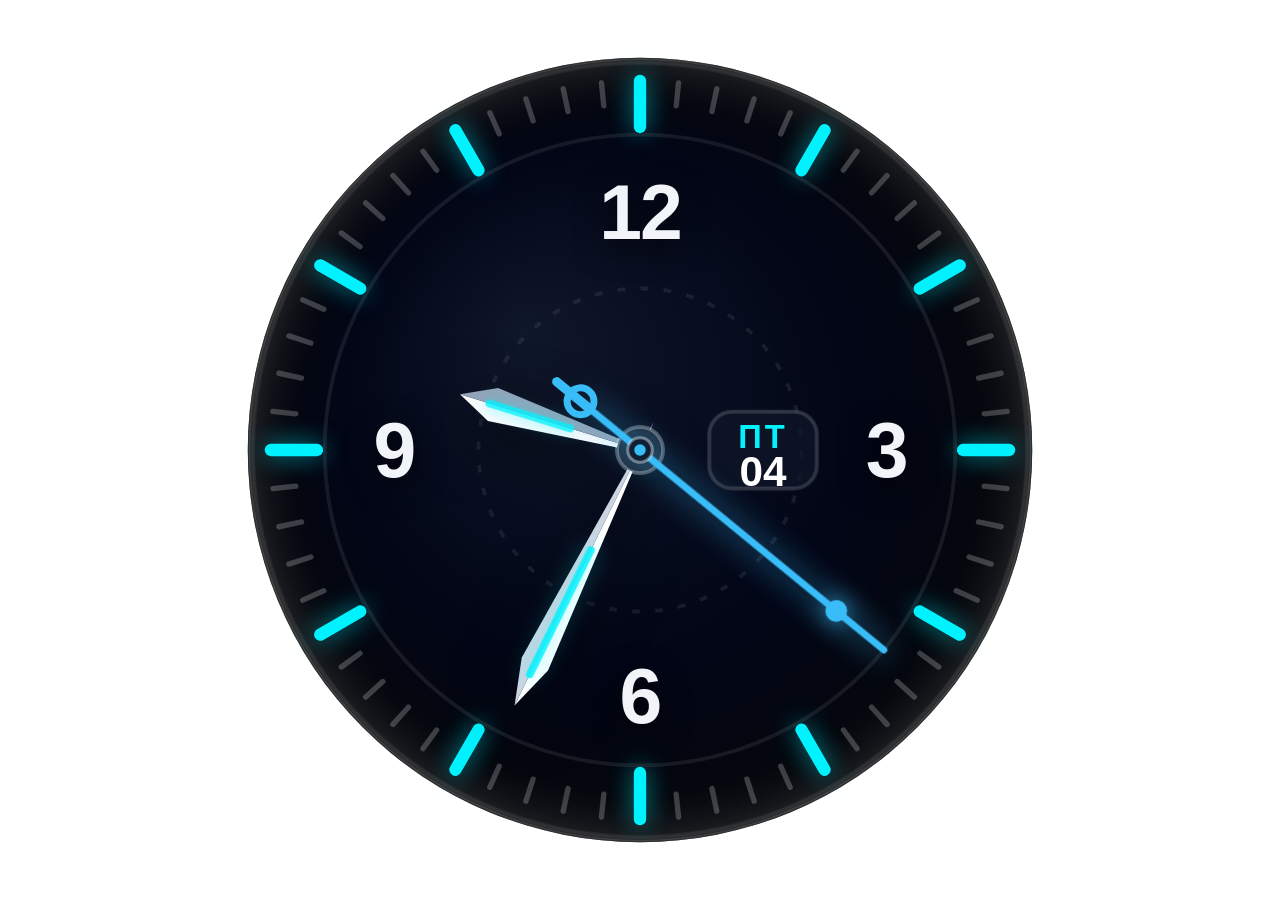
<file: widgets/com.github.hlebsmaslomcht.analog-clock/index.html>
<!DOCTYPE html>
<html lang="ru">
<head>
  <meta charset="UTF-8">
  <meta name="viewport" content="width=device-width, initial-scale=1.0, user-scalable=no">
  <title>Glass Analog Clock</title>
  <style>
    * {
      box-sizing: border-box;
      margin: 0;
      padding: 0;
      user-select: none;
      -webkit-user-select: none;
    }

    html, body {
      width: 100%;
      height: 100%;
      margin: 0;
      padding: 0;
      background: transparent !important;
      background-color: transparent !important;
      overflow: hidden;
      font-family: -apple-system, BlinkMacSystemFont, 'Segoe UI Variable Display', 'Segoe UI', Inter, Roboto, sans-serif;
      display: flex;
      align-items: center;
      justify-content: center;
    }

    /* Outer Clock Container */
    .clock-container {
      position: relative;
      width: 94vmin;
      height: 94vmin;
      max-width: 94vw;
      max-height: 94vh;
      border-radius: 50%;
      cursor: grab;
      background: transparent !important;
      background-color: transparent !important;
      filter: none !important;
      -webkit-filter: none !important;
      box-shadow: none !important;
      transition: transform 0.2s cubic-bezier(0.16, 1, 0.3, 1);
    }

    .clock-container:active {
      cursor: grabbing;
    }

    /* SVG Canvas */
    svg {
      width: 100%;
      height: 100%;
      display: block;
      overflow: visible;
      filter: none !important;
      -webkit-filter: none !important;
      box-shadow: none !important;
    }

    /* Theme Accent Definitions */
    :root {
      --accent-color: #00f2fe;
      --accent-glow: rgba(0, 242, 254, 0.6);
      --second-color: #00f2fe;
      --second-glow: rgba(0, 242, 254, 0.85);
      --dial-bg-1: #161b26;
      --dial-bg-2: #0b0e14;
      --bezel-highlight: rgba(255, 255, 255, 0.28);
      --bezel-border: rgba(255, 255, 255, 0.16);
      --text-color: #f1f5f9;
      --subtext-color: rgba(255, 255, 255, 0.6);
    }

    /* Theme Classes */
    body.theme-neon-cyan {
      --accent-color: #00f2fe;
      --accent-glow: rgba(0, 242, 254, 0.6);
      --second-color: #38bdf8;
      --second-glow: rgba(56, 189, 248, 0.9);
      --dial-bg-1: #0f172a;
      --dial-bg-2: #020617;
    }

    body.theme-minimal-dark {
      --accent-color: #e2e8f0;
      --accent-glow: rgba(226, 232, 240, 0.3);
      --second-color: #ef4444;
      --second-glow: rgba(239, 68, 68, 0.85);
      --dial-bg-1: #1e2029;
      --dial-bg-2: #0d0e12;
    }

    body.theme-gold-luxury {
      --accent-color: #facc15;
      --accent-glow: rgba(250, 204, 21, 0.6);
      --second-color: #fbbf24;
      --second-glow: rgba(251, 191, 36, 0.85);
      --dial-bg-1: #1c1917;
      --dial-bg-2: #0c0a09;
    }

    body.theme-amethyst-glow {
      --accent-color: #c084fc;
      --accent-glow: rgba(192, 132, 252, 0.65);
      --second-color: #f472b6;
      --second-glow: rgba(244, 114, 182, 0.85);
      --dial-bg-1: #1e112a;
      --dial-bg-2: #0b0512;
    }

    body.theme-emerald {
      --accent-color: #34d399;
      --accent-glow: rgba(52, 211, 153, 0.6);
      --second-color: #10b981;
      --second-glow: rgba(16, 185, 129, 0.85);
      --dial-bg-1: #062018;
      --dial-bg-2: #020d0a;
    }

    /* Vector styling */
    .dial-bezel-outer {
      fill: none;
      stroke: var(--bezel-border);
      stroke-width: 1.5;
    }

    .dial-glass-face {
      fill: url(#dial-gradient);
      stroke: var(--bezel-highlight);
      stroke-width: 1.2;
    }

    .dial-inner-ring {
      fill: none;
      stroke: rgba(255, 255, 255, 0.08);
      stroke-width: 1;
    }

    .hour-tick {
      stroke: var(--accent-color);
      stroke-width: 3.2;
      stroke-linecap: round;
      filter: drop-shadow(0 0 3px var(--accent-glow));
    }

    .minute-tick {
      stroke: rgba(255, 255, 255, 0.22);
      stroke-width: 1.4;
      stroke-linecap: round;
    }

    .cardinal-number {
      font-size: 20px;
      font-weight: 700;
      fill: var(--text-color);
      text-anchor: middle;
      dominant-baseline: central;
      font-feature-settings: "tnum";
      letter-spacing: -0.5px;
      filter: drop-shadow(0 2px 4px rgba(0,0,0,0.8));
      transition: opacity 0.3s ease;
    }

    /* Date Aperture Box */
    .date-badge {
      transition: opacity 0.3s ease;
    }

    .date-box-bg {
      fill: rgba(15, 23, 42, 0.7);
      stroke: rgba(255, 255, 255, 0.16);
      stroke-width: 1;
      backdrop-filter: blur(8px);
    }

    .date-day-text {
      font-size: 8.5px;
      font-weight: 700;
      fill: var(--accent-color);
      text-anchor: middle;
      dominant-baseline: central;
      letter-spacing: 0.8px;
    }

    .date-num-text {
      font-size: 11px;
      font-weight: 800;
      fill: #ffffff;
      text-anchor: middle;
      dominant-baseline: central;
      font-feature-settings: "tnum";
    }

    /* Hands Layer */
    .hand-hour-left {
      fill: #f8fafc;
    }
    .hand-hour-right {
      fill: #94a3b8;
    }
    .hand-hour-inlay {
      fill: var(--accent-color);
      opacity: 0.8;
      filter: drop-shadow(0 0 2px var(--accent-glow));
    }

    .hand-minute-left {
      fill: #ffffff;
    }
    .hand-minute-right {
      fill: #cbd5e1;
    }
    .hand-minute-inlay {
      fill: var(--accent-color);
      opacity: 0.85;
      filter: drop-shadow(0 0 3px var(--accent-glow));
    }

    .hand-shadow {
      filter: drop-shadow(0 5px 8px rgba(0, 0, 0, 0.65));
    }

    .hand-second {
      stroke: var(--second-color);
      stroke-width: 1.8;
      stroke-linecap: round;
      filter: drop-shadow(0 0 4px var(--second-glow));
      transition: opacity 0.3s ease;
    }

    .hand-second-tail {
      stroke: var(--second-color);
      stroke-width: 2.4;
      stroke-linecap: round;
    }

    .hand-second-ring {
      fill: none;
      stroke: var(--second-color);
      stroke-width: 1.8;
    }

    .pinion-outer {
      fill: #1e293b;
      stroke: rgba(255, 255, 255, 0.3);
      stroke-width: 1;
    }

    .pinion-jewel {
      fill: var(--second-color);
      filter: drop-shadow(0 0 4px var(--second-glow));
    }
  </style>
</head>
<body class="theme-neon-cyan">

  <div class="clock-container" id="clockCard" title="ChattyWidgets: ЛКМ — переместить, ПКМ — настройки">
    <svg viewBox="-110 -110 220 220">
      <defs>
        <!-- Radial Dial Gradient -->
        <radialGradient id="dial-gradient" cx="50%" cy="50%" r="50%" fx="35%" fy="35%">
          <stop offset="0%" stop-color="var(--dial-bg-1)" />
          <stop offset="65%" stop-color="var(--dial-bg-2)" />
          <stop offset="100%" stop-color="#05070a" />
        </radialGradient>

        <!-- Subtle Ambient Ring Gradient -->
        <radialGradient id="glass-rim" cx="50%" cy="50%" r="50%">
          <stop offset="85%" stop-color="transparent" />
          <stop offset="98%" stop-color="rgba(255, 255, 255, 0.08)" />
          <stop offset="100%" stop-color="rgba(0, 0, 0, 0.6)" />
        </radialGradient>
      </defs>

      <!-- Glass Bezel & Dial Face -->
      <circle cx="0" cy="0" r="104" class="dial-bezel-outer" />
      <circle cx="0" cy="0" r="102" class="dial-glass-face" />
      <circle cx="0" cy="0" r="102" fill="url(#glass-rim)" />
      <circle cx="0" cy="0" r="82" class="dial-inner-ring" />
      <circle cx="0" cy="0" r="42" class="dial-inner-ring" stroke-dasharray="2 4" />

      <!-- Dial Ticks Group -->
      <g id="ticksGroup"></g>

      <!-- Cardinal Hour Numbers -->
      <g id="numbersGroup">
        <text x="0" y="-62" class="cardinal-number">12</text>
        <text x="64" y="0" class="cardinal-number">3</text>
        <text x="0" y="64" class="cardinal-number">6</text>
        <text x="-64" y="0" class="cardinal-number">9</text>
      </g>

      <!-- Date Aperture Badge (At 3 o'clock offset or bottom) -->
      <g id="dateBadge" class="date-badge" transform="translate(32, 0)">
        <rect x="-14" y="-10" width="28" height="20" rx="6" class="date-box-bg" />
        <text id="dateDayText" x="0" y="-3.5" class="date-day-text">SUN</text>
        <text id="dateNumText" x="0" y="5.5" class="date-num-text">18</text>
      </g>

      <!-- Hands Group with Shadow -->
      <g class="hand-shadow">
        <!-- Hour Hand -->
        <g id="hourHand">
          <!-- Faceted Left and Right Halves for 3D appearance -->
          <polygon points="0,6 -4.5,-40 0,-49" class="hand-hour-left" />
          <polygon points="0,6 4.5,-40 0,-49" class="hand-hour-right" />
          <rect x="-1" y="-42" width="2" height="24" rx="1" class="hand-hour-inlay" />
        </g>

        <!-- Minute Hand -->
        <g id="minuteHand">
          <polygon points="0,8 -3.8,-62 0,-74" class="hand-minute-left" />
          <polygon points="0,8 3.8,-62 0,-74" class="hand-minute-right" />
          <rect x="-1" y="-66" width="2" height="38" rx="1" class="hand-minute-inlay" />
        </g>
      </g>

      <!-- Center Hub Background -->
      <circle cx="0" cy="0" r="6" class="pinion-outer" />

      <!-- Second Hand -->
      <g id="secondHandGroup">
        <line x1="0" y1="18" x2="0" y2="-82" class="hand-second" />
        <line x1="0" y1="18" x2="0" y2="28" class="hand-second-tail" />
        <circle cx="0" cy="20" r="3.5" class="hand-second-ring" />
        <circle cx="0" cy="-66" r="2.8" fill="var(--second-color)" filter="drop-shadow(0 0 3px var(--second-glow))" />
      </g>

      <!-- Pinion Center Cap -->
      <circle cx="0" cy="0" r="3.2" fill="#0f172a" stroke="rgba(255, 255, 255, 0.4)" stroke-width="0.8" />
      <circle cx="0" cy="0" r="1.5" class="pinion-jewel" />
    </svg>
  </div>

  <script>
    (function() {
      // 1. Generate Dial Tick Marks
      const ticksGroup = document.getElementById('ticksGroup');
      for (let i = 0; i < 60; i++) {
        const isHour = i % 5 === 0;
        const line = document.createElementNS('http://www.w3.org/2000/svg', 'line');
        const angle = i * 6; // 360 / 60
        const rad = (angle - 90) * (Math.PI / 180);

        const rOuter = 96;
        const rInner = isHour ? 84 : 90;

        const x1 = Math.cos(rad) * rInner;
        const y1 = Math.sin(rad) * rInner;
        const x2 = Math.cos(rad) * rOuter;
        const y2 = Math.sin(rad) * rOuter;

        line.setAttribute('x1', x1.toFixed(2));
        line.setAttribute('y1', y1.toFixed(2));
        line.setAttribute('x2', x2.toFixed(2));
        line.setAttribute('y2', y2.toFixed(2));
        line.setAttribute('class', isHour ? 'hour-tick' : 'minute-tick');
        ticksGroup.appendChild(line);
      }

      // 2. Elements Cache
      const hourHand = document.getElementById('hourHand');
      const minuteHand = document.getElementById('minuteHand');
      const secondHandGroup = document.getElementById('secondHandGroup');
      const dateBadge = document.getElementById('dateBadge');
      const dateDayText = document.getElementById('dateDayText');
      const dateNumText = document.getElementById('dateNumText');
      const numbersGroup = document.getElementById('numbersGroup');

      // 3. Settings State
      let settings = {
        themeStyle: 'neon-cyan',
        smoothSeconds: true,
        showSeconds: true,
        showDate: true,
        showNumbers: true
      };

      function loadSettings() {
        if (window.chatty && typeof window.chatty.getSetting === 'function') {
          try {
            const theme = window.chatty.getSetting('themeStyle');
            if (theme) settings.themeStyle = theme;

            const smooth = window.chatty.getSetting('smoothSeconds');
            if (smooth !== '') settings.smoothSeconds = smooth === 'true';

            const secs = window.chatty.getSetting('showSeconds');
            if (secs !== '') settings.showSeconds = secs === 'true';

            const date = window.chatty.getSetting('showDate');
            if (date !== '') settings.showDate = date === 'true';

            const nums = window.chatty.getSetting('showNumbers');
            if (nums !== '') settings.showNumbers = nums === 'true';
          } catch(e) {}
        }
        applySettings();
      }

      function applySettings() {
        document.body.className = `theme-${settings.themeStyle}`;
        secondHandGroup.style.display = settings.showSeconds ? 'block' : 'none';
        dateBadge.style.opacity = settings.showDate ? '1' : '0';
        numbersGroup.style.opacity = settings.showNumbers ? '1' : '0';
      }

      // Listen for live settings changes
      window.addEventListener('chatty:settingsChanged', loadSettings);
      setInterval(loadSettings, 1500);
      loadSettings();

      // 4. Update Date Display
      const daysRu = ['ВС', 'ПН', 'ВТ', 'СР', 'ЧТ', 'ПТ', 'СБ'];
      let lastDay = -1;

      function updateDateDisplay(now) {
        const curDay = now.getDate();
        if (curDay !== lastDay) {
          lastDay = curDay;
          dateDayText.textContent = daysRu[now.getDay()];
          dateNumText.textContent = curDay.toString().padStart(2, '0');
        }
      }

      // 5. Clock Engine (requestAnimationFrame for ultra-smooth 60+ FPS motion)
      let prevSecond = -1;
      let tickAnimProgress = 1;

      function updateClock() {
        const now = new Date();
        const ms = now.getMilliseconds();
        const sec = now.getSeconds();
        const min = now.getMinutes();
        const hr = now.getHours() % 12;

        updateDateDisplay(now);

        // Smooth or Stepwise Seconds Hand
        let secAngle;
        if (settings.smoothSeconds) {
          secAngle = (sec + ms / 1000) * 6; // 360 / 60
        } else {
          // Discrete step with slight mechanical spring
          if (sec !== prevSecond) {
            prevSecond = sec;
            tickAnimProgress = 0;
          }
          if (tickAnimProgress < 1) {
            tickAnimProgress = Math.min(1, tickAnimProgress + 0.18);
          }
          // Slight spring curve
          const spring = Math.sin(tickAnimProgress * Math.PI) * 0.4;
          secAngle = sec * 6 + spring;
        }

        // Minutes: smooth progression with seconds
        const minAngle = (min + (sec + ms / 1000) / 60) * 6;

        // Hours: smooth progression with minutes
        const hrAngle = (hr + min / 60 + sec / 3600) * 30;

        hourHand.setAttribute('transform', `rotate(${hrAngle.toFixed(2)})`);
        minuteHand.setAttribute('transform', `rotate(${minAngle.toFixed(2)})`);
        secondHandGroup.setAttribute('transform', `rotate(${secAngle.toFixed(2)})`);

        requestAnimationFrame(updateClock);
      }

      requestAnimationFrame(updateClock);
    })();
  </script>
</body>
</html>
</file>
